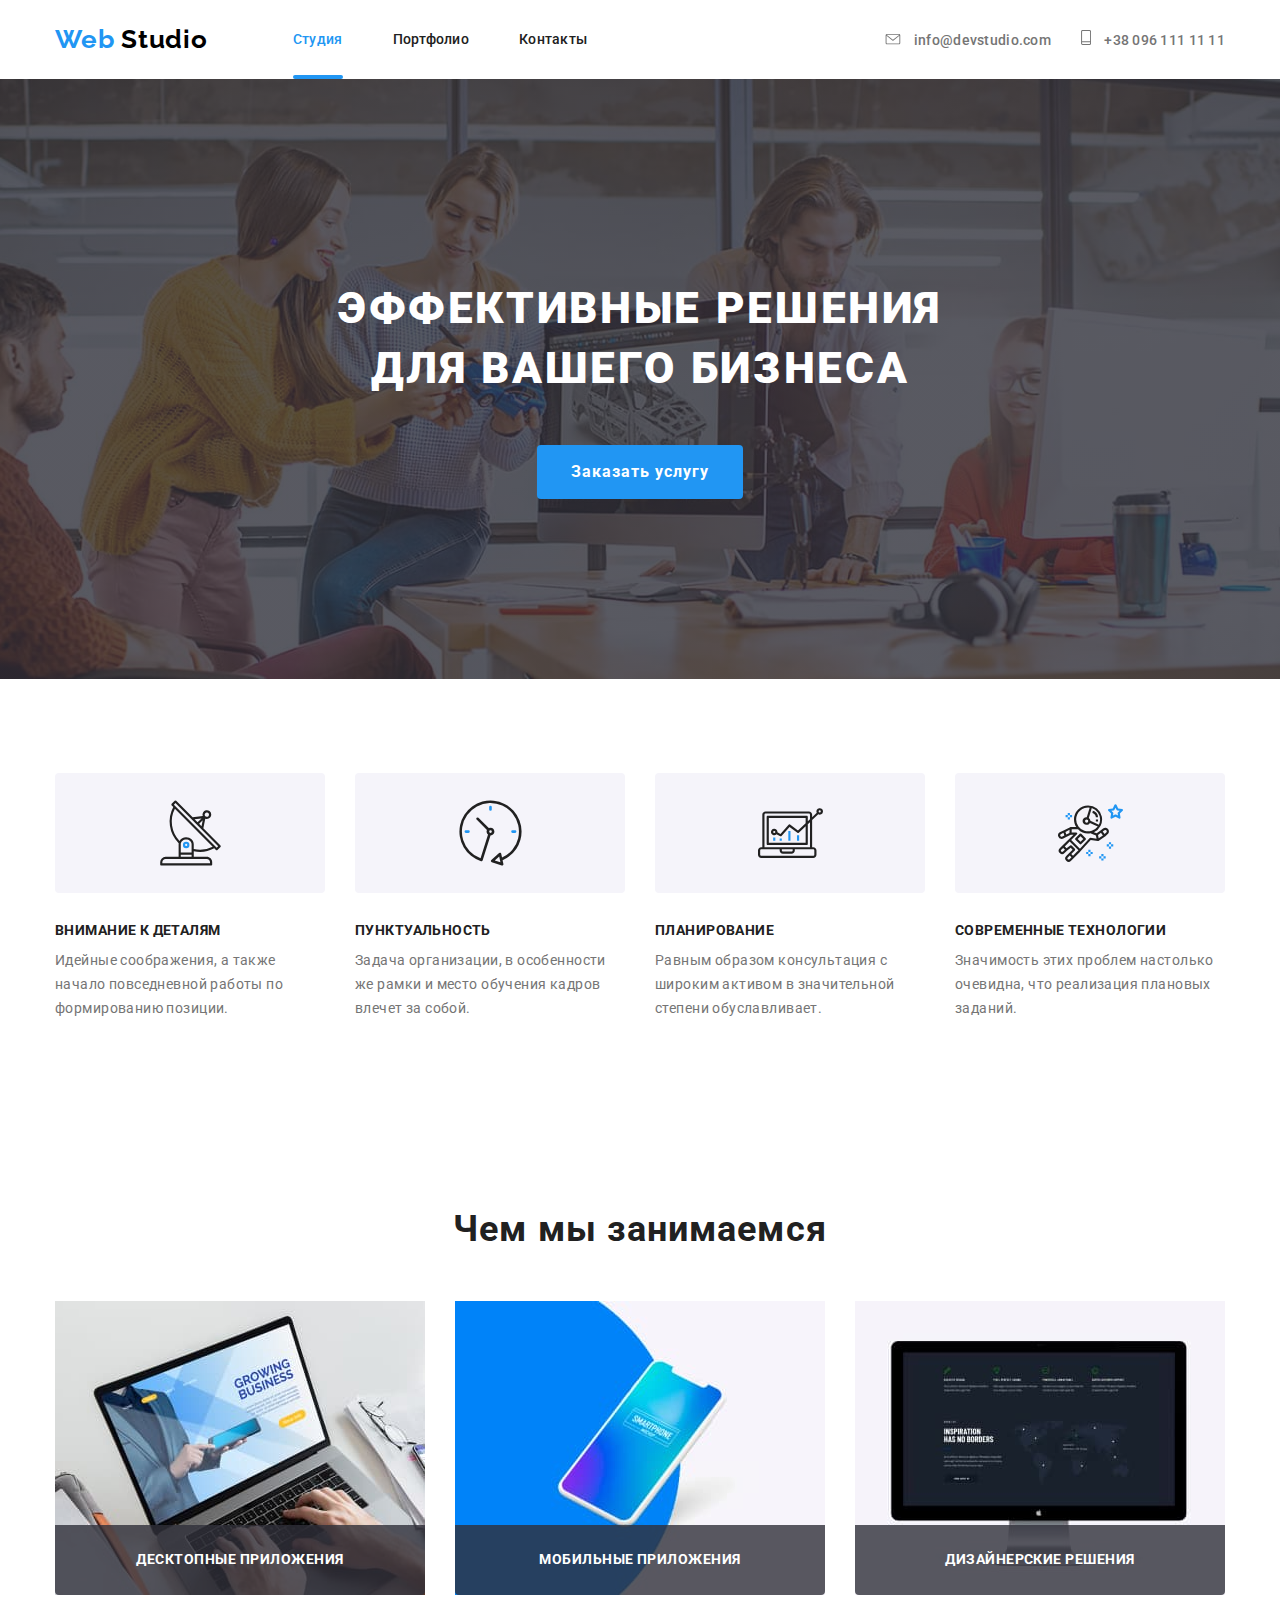
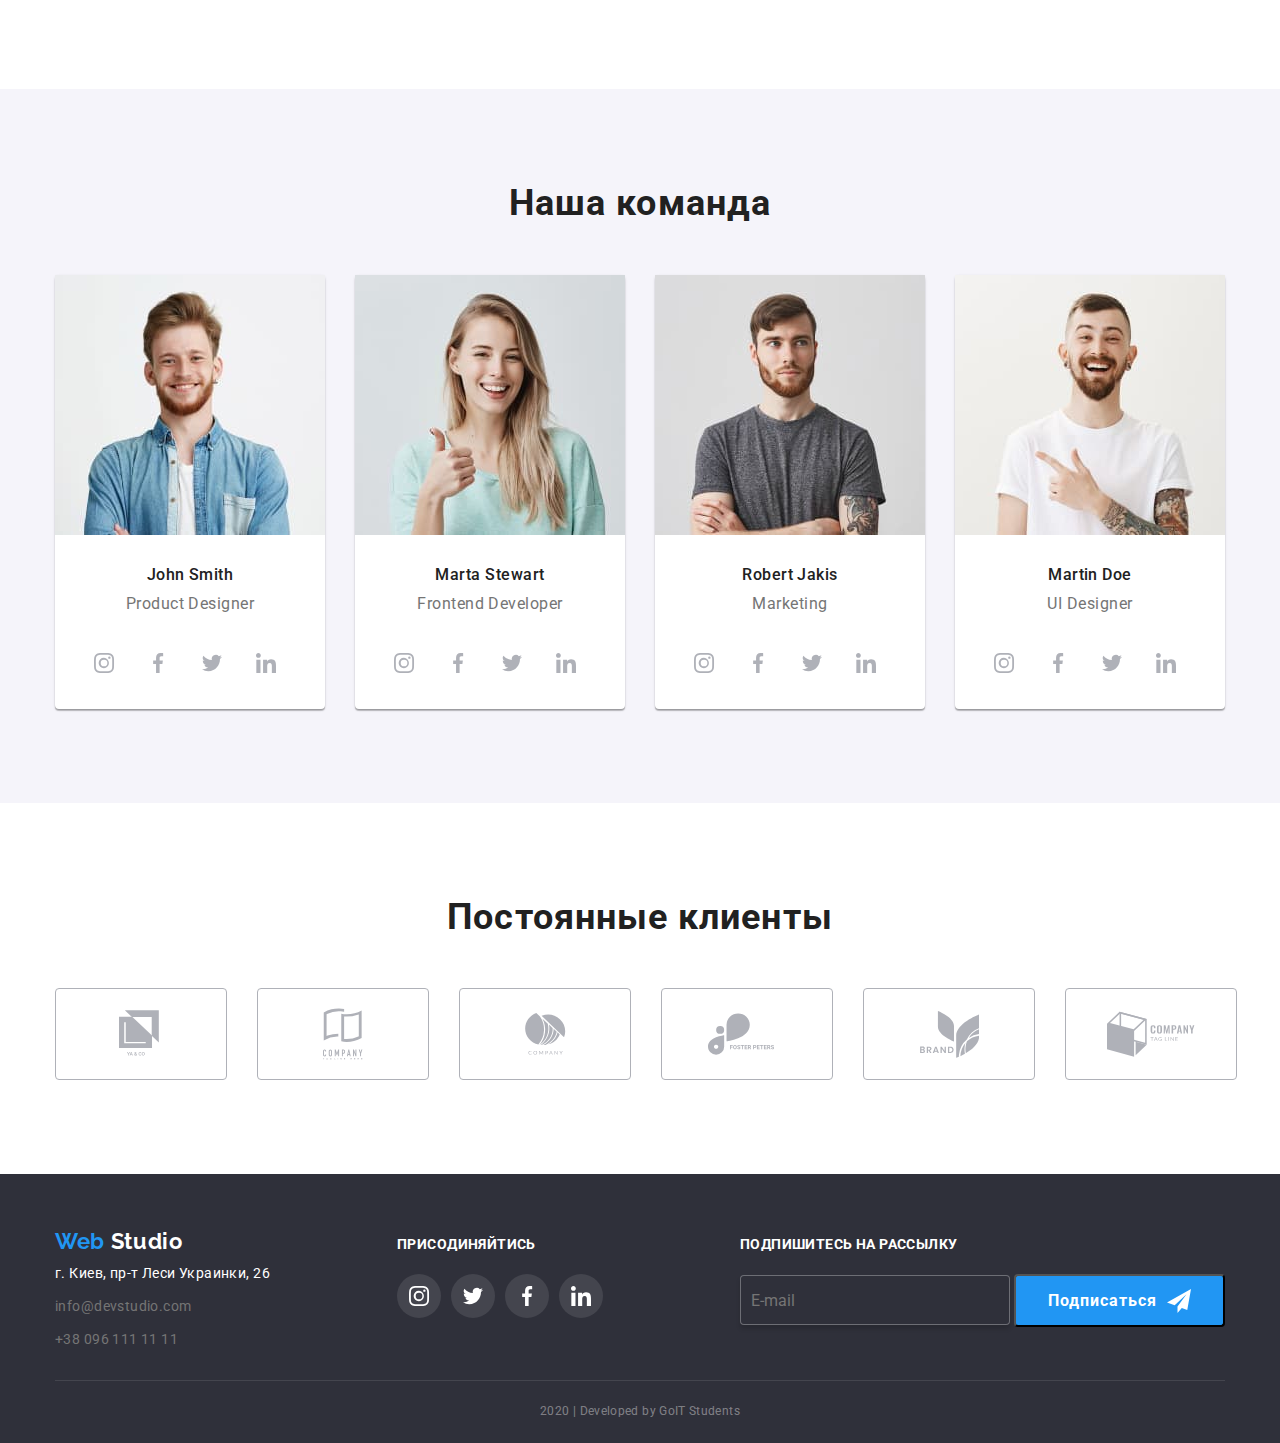
<file: index.html>
<!DOCTYPE html>
<html lang="ru">
  <head> 
    <meta charset="UTF-8" />
    <meta name="viewport" content="width=device-width, initial-scale=1.0" />
    
    <link
      href="https://fonts.googleapis.com/css2?family=Raleway:wght@700&family=Roboto:wght@400;500;700;900&display=swap"
      rel="stylesheet"
    />
    <link
      rel="stylesheet"
      href="./css/main.min.css" />
    
    <title>Web Studio</title>
  </head>
  <body>
    <!--Шапка сайта-->
    <header class="container page-header">
      <nav class="main-nav">
        <a href="./index.html" class="logo-head link"
          ><span class="logo-web">Web&nbsp</span
          ><span class="logo-studio">Studio</span></a
        >

        <ul class="site-nav list">
          <li class="item"><a href="" class="link current">Студия</a></li>
          <li class="item current">
            <a href="./Portfolio.html" class="link">Портфолио</a>
          </li>
          <li class="item"><a href="" class="link">Контакты</a></li>
        </ul>

        <ul class="cont-list">
          <li class="item">
            <a href="mailto" class="contacts-text">
              <svg class="mail-icon" width="16px" height="11px">
                <use href="./images/sprite1.svg#icon-konvert"></use>
              </svg>
              info@devstudio.com</a
            >
          </li>

          <li class="item">
            <a href="mailto" class="contacts-text">
              <svg class="tel-icon" width="10" height="15">
                <use href="./images/sprite1.svg#icon-telefon"></use>
              </svg>
              +38 096 111 11 11</a
            >
          </li>
        </ul>
      </nav>
    </header>
    <main>
      <!-- Герой-->

      <section class="section hero">
        <div class="overley">
          <h1 class="hero-title">
            эффективные решения <br />
            для вашего бизнеса
          </h1>
          <button class="button" data-modal-open>Заказать услугу</button>
        </div>
      </section>

      <!--Переваги-->
      <section class="section adventage">
        <div class="container">
          <ul class="feature-list list">
            <li class="iteam">
              <div class="backgraund-icon">
                <svg class="preference-icon">
                  <use href="./images/sprite1.svg#icon-antena"></use>
                </svg>
              </div>
              <!-- <img class="img" src="./images/antenas.svg" alt="" /> -->
              <h2 class="title">Внимание к деталям</h2>
              <p class="text">
                Идейные соображения, а также начало повседневной работы по
                формированию позиции.
              </p>
            </li>
            <li class="iteam">
              <div class="backgraund-icon">
                <svg class="preference-icon">
                  <use href="./images/sprite1.svg#icon-clock"></use>
                </svg>
              </div>
              <!-- <img class="img" src="./images/clock 1.svg" alt="" /> -->
              <h2 class="title">Пунктуальность</h2>
              <p class="text">
                Задача организации, в особенности же рамки и место обучения
                кадров влечет за собой.
              </p>
            </li>
            <li class="iteam">
              <div class="backgraund-icon">
                <svg class="preference-icon">
                  <use href="./images/sprite1.svg#icon-diagrama"></use>
                </svg>
              </div>
              <!-- <img class="img" src="./images/diagram 1.svg" alt="" /> -->
              <h2 class="title">Планирование</h2>
              <p class="text">
                Равным образом консультация с широким активом в значительной
                степени обуславливает.
              </p>
            </li>
            <li class="iteam">
              <div class="backgraund-icon">
                <svg class="preference-icon">
                  <use href="./images/sprite1.svg#icon-astronaut"></use>
                </svg>
              </div>
              <!-- <img class="img" src="./images/cosmo.svg" alt="" /> -->
              <h2 class="title">Современные технологии</h2>
              <p class="text">
                Значимость этих проблем настолько очевидна, что реализация
                плановых заданий.
              </p>
            </li>
          </ul>
        </div>
      </section>
      <!--Приклади робіт-->
      <section class="section doing">
        <div class="container doing">
          <h2 class="section-text">Чем мы занимаемся</h2>
          <ul class="list">
            <li class="item">
              <img src="./images/nout1.jpg" alt="" width="370" height="294" />
              <h3 class="doing-text">Десктопные приложения</h3>
            </li>
            <li class="item">
              <img src="./images/fone1.jpg" alt="" width="370" height="294" />
              <h3 class="doing-text">Мобильные приложения</h3>
            </li>
            <li class="item">
              <img src="./images/telek1.jpg" alt="" width="370" height="294" />
              <h3 class="doing-text">Дизайнерские решения</h3>
            </li>
          </ul>
        </div>
      </section>
      <!--Команда-->
      <section class="section team">
        <div class="container">
          <h2 class="section-text">Наша команда</h2>
          <ul class="list">
            <!-- Jon Smit -->
            <li class="item">
              <img
                class="foto"
                src="./images/jon.jpg"
                alt="John Smith"
                width="270"
                height="260"
              />
              <h3 class="team-title">John Smith</h3>
              <p class="team-position">Product Designer</p>

              <ul class="list icon">
                <li class="box social">
                  <a
                    href="http://instagram.com"
                    aria-label="ссылка инстаграм"
                    class="link"
                  >
                    <svg class="social-icon" width="44" height="44">
                      <use href="./images/sprite1.svg#icon-instagram"></use>
                    </svg>
                  </a>
                </li>
                <li class="box social">
                  <a
                    href="http://facebook.com"
                    aria-label="ссылка фейсбук"
                    class="link"
                  >
                    <svg class="social-icon" width="44" height="44">
                      <use href="./images/sprite1.svg#icon-facebook"></use>
                    </svg>
                  </a>
                </li>

                <li class="box social">
                  <a
                    href="http://twitter.com"
                    aria-label="ссылка твітер"
                    class="link"
                  >
                    <svg class="social-icon" width="44" height="44">
                      <use href="./images/sprite1.svg#icon-twiter"></use>
                    </svg>
                  </a>
                </li>
                <li class="box social">
                  <a
                    href="http://linkedin.com"
                    aria-label="ссылка фейсбук"
                    class="link"
                  >
                    <svg class="social-icon" width="44" height="44">
                      <use href="./images/sprite1.svg#icon-linkedin"></use>
                    </svg>
                  </a>
                </li>
              </ul>
            </li>
            <!-- Marta Stewart -->

            <li class="item">
              <img
                class="foto"
                src="./images/marta.jpg"
                alt="Marta Stewart"
                width="270"
                height="260"
              />
              <h3 class="team-title">Marta Stewart</h3>
              <p class="team-position">Frontend Developer</p>
              <ul class="list icon">
                <li class="box social">
                  <a
                    href="http://instagram.com"
                    aria-label="ссылка инстаграм"
                    class="link"
                  >
                    <svg class="social-icon" width="44" height="44">
                      <use href="./images/sprite1.svg#icon-instagram"></use>
                    </svg>
                  </a>
                </li>
                <li class="box social">
                  <a
                    href="http://facebook.com"
                    aria-label="ссылка фейсбук"
                    class="link"
                  >
                    <svg class="social-icon" width="44" height="44">
                      <use href="./images/sprite1.svg#icon-facebook"></use>
                    </svg>
                  </a>
                </li>

                <li class="box social">
                  <a
                    href="http://twitter.com"
                    aria-label="ссылка твітер"
                    class="link"
                  >
                    <svg class="social-icon" width="44" height="44">
                      <use href="./images/sprite1.svg#icon-twiter"></use>
                    </svg>
                  </a>
                </li>
                <li class="box social">
                  <a
                    href="http://linkedin.com"
                    aria-label="ссылка фейсбук"
                    class="link"
                  >
                    <svg class="social-icon" width="44" height="44">
                      <use href="./images/sprite1.svg#icon-linkedin"></use>
                    </svg>
                  </a>
                </li>
              </ul>
            </li>
            <!-- Robert Jakis -->

            <li class="item">
              <img
                class="foto"
                src="./images/robert.jpg"
                alt="Robert Jakis"
                width="270"
                height="260"
              />
              <h3 class="team-title">Robert Jakis</h3>
              <p class="team-position">Marketing</p>

              <ul class="list icon">
                <li class="box social">
                  <a
                    href="http://instagram.com"
                    aria-label="ссылка инстаграм"
                    class="link"
                  >
                    <svg class="social-icon" width="44" height="44">
                      <use href="./images/sprite1.svg#icon-instagram"></use>
                    </svg>
                  </a>
                </li>
                <li class="box social">
                  <a
                    href="http://facebook.com"
                    aria-label="ссылка фейсбук"
                    class="link"
                  >
                    <svg class="social-icon" width="44" height="44">
                      <use href="./images/sprite1.svg#icon-facebook"></use>
                    </svg>
                  </a>
                </li>

                <li class="box social">
                  <a
                    href="http://twitter.com"
                    aria-label="ссылка твітер"
                    class="link"
                  >
                    <svg class="social-icon" width="44" height="44">
                      <use href="./images/sprite1.svg#icon-twiter"></use>
                    </svg>
                  </a>
                </li>
                <li class="box social">
                  <a
                    href="http://linkedin.com"
                    aria-label="ссылка фейсбук"
                    class="link"
                  >
                    <svg class="social-icon" width="44" height="44">
                      <use href="./images/sprite1.svg#icon-linkedin"></use>
                    </svg>
                  </a>
                </li>
              </ul>
            </li>
            <!-- Martin Doe -->

            <li class="item">
              <img
                class="foto"
                src="./images/martin.jpg"
                alt="Martin Doe"
                width="270"
                height="260"
              />
              <h3 class="team-title">Martin Doe</h3>
              <p class="team-position">UI Designer</p>

              <ul class="list icon">
                <li class="box social">
                  <a
                    href="http://instagram.com"
                    aria-label="ссылка инстаграм"
                    class="link"
                  >
                    <svg class="social-icon" width="44" height="44">
                      <use href="./images/sprite1.svg#icon-instagram"></use>
                    </svg>
                  </a>
                </li>
                <li class="box social">
                  <a
                    href="http://facebook.com"
                    aria-label="ссылка фейсбук"
                    class="link"
                  >
                    <svg class="social-icon" width="44" height="44">
                      <use href="./images/sprite1.svg#icon-facebook"></use>
                    </svg>
                  </a>
                </li>

                <li class="box social">
                  <a
                    href="http://twitter.com"
                    aria-label="ссылка твітер"
                    class="link"
                  >
                    <svg class="social-icon" width="44" height="44">
                      <use href="./images/sprite1.svg#icon-twiter"></use>
                    </svg>
                  </a>
                </li>
                <li class="box social">
                  <a
                    href="http://linkedin.com"
                    aria-label="ссылка фейсбук"
                    class="link"
                  >
                    <svg class="social-icon" width="44" height="44">
                      <use href="./images/sprite1.svg#icon-linkedin"></use>
                    </svg>
                  </a>
                </li>
              </ul>
            </li>
          </ul>
        </div>
      </section>
      <!--Постійні клієнти-->
      <section class="section customer">
        <div class="container">
          <h2 class="section-text">Постоянные клиенты</h2>
          <ul class="list">
            <li class="item">
              <a href="" class="link">
                <svg class="customer-icon" width="44" height="49">
                  <use href="./images/sprite1.svg#icon-logo1"></use>
                </svg>
              </a>
            </li>
            <li class="item">
              <a href="" class="link">
                <svg class="customer-icon" width="40" height="52">
                  <use href="./images/sprite1.svg#icon-logo2"></use>
                </svg>
              </a>
            </li>
            <li class="item">
              <a href="" class="link">
                <svg class="customer-icon" width="41" height="42">
                  <use href="./images/sprite1.svg#icon-logo3"></use>
                </svg>
              </a>
            </li>
            <li class="item">
              <a href="" class="link">
                <svg class="customer-icon" width="79" height="65">
                  <use href="./images/sprite1.svg#icon-logo4"></use>
                </svg>
              </a>
            </li>
            <li class="item">
              <a href="" class="link">
                <svg class="customer-icon" width="59" height="47">
                  <use href="./images/sprite1.svg#icon-logo5"></use>
                </svg>
              </a>
            </li>
            <li class="item">
              <a href="" class="link">
                <svg class="customer-icon" width="88" height="67">
                  <use href="./images/sprite1.svg#icon-logo6"></use>
                </svg>
              </a>
            </li>
          </ul>
        </div>
      </section>
      <!-- модульне вікно-Заказать услугу -->
      <div class="backdrop is-hidden" data-modal>
        <div class="modal">
          <button class="btn" data-modal-close>
            <svg class="icon-btn-close" width="11" height="11">
              <use href="./images/sprite1.svg#icon-krestik"></use>
            </svg>
          </button>
          <form class="form js-speaker-form" autocomplete="off">
            <p class="form-about">Оставьте свои данные, мы вам перезвоним</p>

            <label class="form-field">
              <input
                class="form-input"
                type="text"
                name="name"
                placeholder=" "
              />
              <span class="form-text">Имя</span>
              <svg class="icon-form" width="18" height="18">
                <use href="./images/sprite1.svg#icon-chel"></use>
              </svg>
            </label>

            <label class="form-field">
              <input class="form-input" type="tel" name="tel" placeholder=" " />
              <span class="form-text tel">Телефон</span>
              <svg class="icon-form" width="18" height="18">
                <use href="./images/sprite1.svg#icon-trubka"></use>
              </svg>
            </label>

            <label class="form-field">
              <input
                class="form-input"
                type="email"
                name="mail"
                placeholder=" "
              />
              <span class="form-text mail">Почта</span>
              <svg class="icon-form" width="18" height="18">
                <use href="./images/sprite1.svg#icon-lust"></use>
              </svg>
            </label>

            <label class="form-field comments">
              <textarea
                class="form-input comments"
                name="comments"
                rows="10"
                placeholder=" "
              ></textarea>
              <span class="form-text comments">Комментарий</span>
            </label>

            <label class="consent">
              <input
                class="check-input"
                type="checkbox"
                name="consent"
                value="consent"
              />
              <span class="checkbox"></span>
              <span class="text consent"
                >Соглашаюсь с рассылкой и принимаю &nbsp;
                <a class="text-link" href="">Условия договора</a>
              </span>
            </label>

            <button class="button submit" type="submit">Отправить</button>
          </form>
        </div>
      </div>
    </main>
    <!-- Футер -->
    <footer class="page-footer">
      <!-- Лого -->
      <div class="container info">
        <div class="foot-child">
          <a href="./index.html" class="logo-foot link"
            ><span class="logo-web">Web&nbsp</span
            ><span class="logo-foot">Studio</span></a
          >
          <!-- Контактная информация -->
          <address class="address company">
            г. Киев, пр-т Леси Украинки, 26
          </address>
          <address class="address">
            <a href="mailto" class="link mail">info@devstudio.com</a> <br />
            <a href="tel:380961111111" class="link tel">+38 096 111 11 11</a>
          </address>
        </div>
        <div class="foot-link">
          <b class="text-foot">присодиняйтись</b>
          <!-- соц силки -->
          <div class="social">
            <ul class="list">
              <li class="item">
                <a
                  href="http://instagram.com/"
                  aria-label="Ссылка на instagram"
                  class="link"
                >
                  <svg class="social-icons">
                    <use href="./images/sprite1.svg#icon-instagram"></use>
                  </svg>
                </a>
              </li>
              <li class="item">
                <a
                  href="http://twitter.com/"
                  aria-label="Ссылка на twitter"
                  class="link twit"
                >
                  <svg class="social-icons">
                    <use href="./images/sprite1.svg#icon-twiter"></use>
                  </svg>
                </a>
              </li>

              <li class="item">
                <a
                  href="http://facebook.com/"
                  aria-label="Ссылка на facebook"
                  class="link face"
                >
                  <svg class="social-icons">
                    <use href="./images/sprite1.svg#icon-facebook"></use>
                  </svg>
                </a>
              </li>

              <li class="item">
                <a
                  href="http://linkedin.com/"
                  aria-label="Ссылка на linkedin"
                  class="link face"
                >
                  <svg class="social-icons">
                    <use href="./images/sprite1.svg#icon-linkedin"></use>
                  </svg>
                </a>
              </li>
            </ul>
          </div>
        </div>
        <div class="foot-folow">
          <form>
            <b>Подпишитесь на рассылку</b><br />
            <input
              class="input"
              class="foot-follow"
              type="text"
              placeholder="  E-mail"
            />
            <button class="button primary">Подписаться</button>
          </form>
        </div>
      </div>

      <!-- Копирайт -->
      <div class="container">
        <p class="copyrigyt">2020 | Developed by GoIT Students</p>
      </div>
    </footer>
    <script src="./js/modal.js"></script>
    </script>
  </body>
</html>
</file>
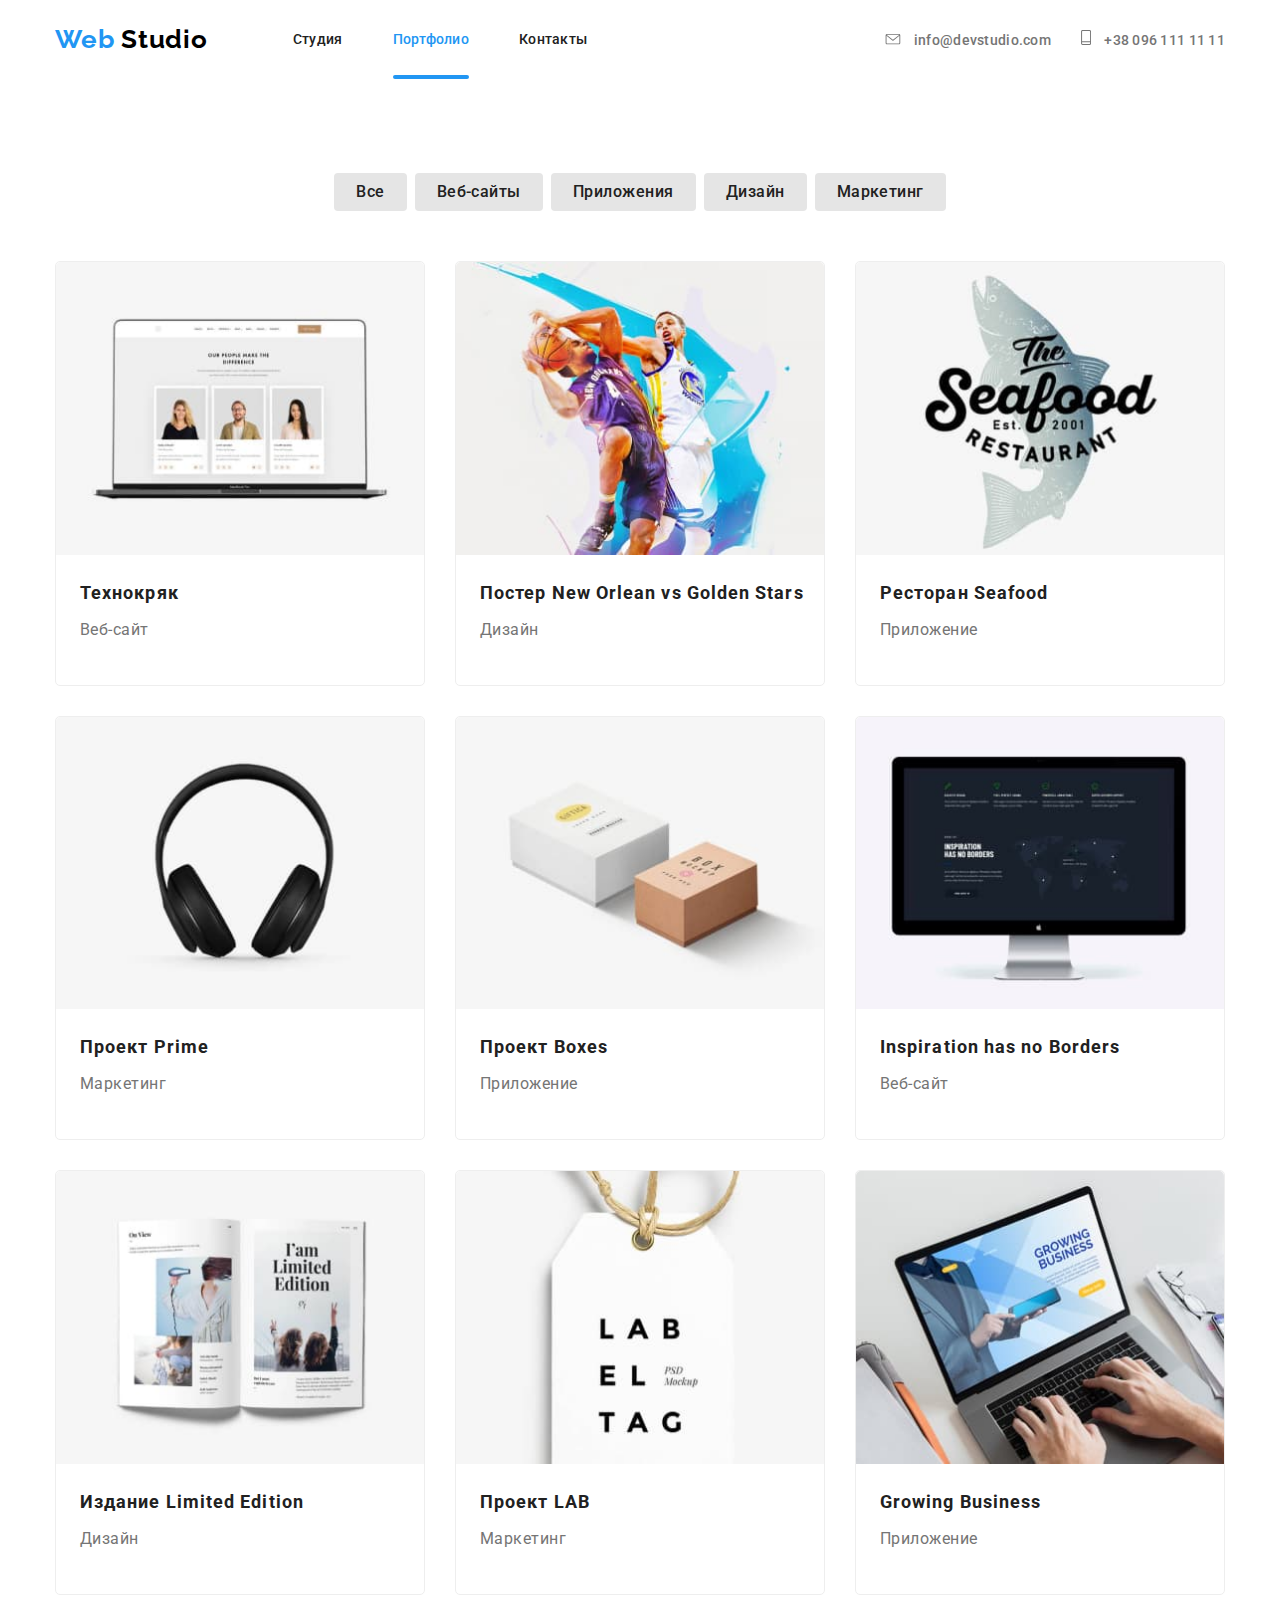
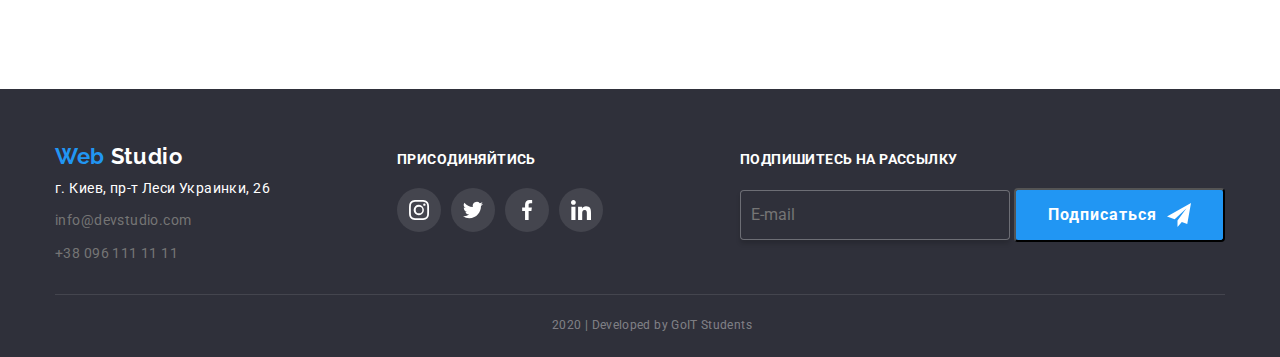
<file: Portfolio.html>
<!DOCTYPE html>
<html lang="en">
  <head>
    <meta charset="UTF-8" />
    <meta name="viewport" content="width=device-width, initial-scale=1.0" />
    <link
      href="https://fonts.googleapis.com/css2?family=Raleway:wght@700&family=Roboto:wght@400;500;700;900&display=swap"
      rel="stylesheet"
    />
    <link
      rel="stylesheet"
      href="https://cdnjs.cloudflare.com/ajax/libs/modern-normalize/0.6.0/modern-normalize.min.css"
    />
    <link rel="stylesheet" href="./css/portfolio.min.css" />
    <title>Портфоліо</title>
  </head>

  <body>
    <!--Шапка сайта-->
    <header class="container page-header">
      <nav class="main-nav">
        <a href="./index.html" class="logo-head link"
          ><span class="logo-web">Web&nbsp</span
          ><span class="logo-studio">Studio</span></a
        >

        <ul class="site-nav list">
          <li class="item"><a href="./index.html" class="link">Студия</a></li>
          <li class="item">
            <a href="./Portfolio.html" class="link current">Портфолио</a>
          </li>
          <li class="item"><a href="" class="link">Контакты</a></li>
        </ul>

        <!-- контейнер пошта і телефон -->

        <ul class="cont-list">
          <li class="item">
            <a href="mailto" class="contacts-text">
              <svg class="mail-icon" width="16" height="11">
                <use href="./images/sprite1.svg#icon-konvert"></use>
              </svg>
              info@devstudio.com</a
            >
          </li>

          <li class="item">
            <a href="mailto" class="contacts-text">
              <svg class="tel-icon" width="10" height="15">
                <use href="./images/sprite1.svg#icon-telefon"></use>
              </svg>
              +38 096 111 11 11</a
            >
          </li>
        </ul>
      </nav>
    </header>
    <main>
      <section class="projects">
        <div class="container">
          <!-- наші проекти -->

          <h1 class="visually-hidden">Наші проекти</h1>
          <ul class="list container-btn">
            <li><button type="button" class="button">Все</button></li>
            <li><button type="button" class="button">Веб-сайты</button></li>
            <li><button type="button" class="button">Приложения</button></li>
            <li><button type="button" class="button">Дизайн</button></li>
            <li><button type="button" class="button">Маркетинг</button></li>
          </ul>
          <ul class="list cards">
            <li class="projects-item">
              <a class="link" href="">
                <div class="box">
                  <img
                    src="./images/portfolio/leptop.jpg"
                    alt="фото технокряк"
                    width="370"
                    height="294"
                  />
                  <p class="in-hide">
                    Технокряк это современная площадка распространения
                    коронавируса. Компании используют эту платформу для
                    цифрового шпионажа и атак на защищённые сервера конкурентов.
                  </p>
                </div>
                <h2>Технокряк</h2>
                <p class="text">Веб-сайт</p>
              </a>
            </li>
            <li class="projects-item">
              <a class="link" href="">
                <div class="box">
                  <img
                    src="./images/portfolio/basket.jpg"
                    alt="фото постер nev orlean"
                    width="370"
                    height="294"
                  />
                  <p class="in-hide">
                    Технокряк это современная площадка распространения
                    коронавируса. Компании используют эту платформу для
                    цифрового шпионажа и атак на защищённые сервера конкурентов.
                  </p>
                </div>

                <h2>Постер New Orlean vs Golden Stars</h2>
                <p class="text">Дизайн</p>
              </a>
            </li>
            <li class="projects-item">
              <a class="link" href="">
                <div class="box">
                  <img
                    src="./images/portfolio/seeafood.jpg"
                    alt="фото ресторан"
                    width="370"
                    height="294"
                  />
                  <p class="in-hide">
                    Технокряк это современная площадка распространения
                    коронавируса. Компании используют эту платформу для
                    цифрового шпионажа и атак на защищённые сервера конкурентов.
                  </p>
                </div>
                <h2>Ресторан Seafood</h2>
                <p class="text">Приложение</p>
              </a>
            </li>
            <li class="projects-item">
              <a class="link" href="">
                <div class="box">
                  <img
                    src="./images/portfolio/headphone.jpg"
                    alt="фото прайм"
                    width="370"
                    height="294"
                  />
                  <p class="in-hide">
                    Технокряк это современная площадка распространения
                    коронавируса. Компании используют эту платформу для
                    цифрового шпионажа и атак на защищённые сервера конкурентов.
                  </p>
                </div>
                <h2>Проект Prime</h2>
                <p class="text">Маркетинг</p>
              </a>
            </li>
            <li class="projects-item">
              <a class="link" href="">
                <div class="box">
                  <img
                    src="./images/portfolio/box.jpg"
                    alt="фото боксес"
                    width="370"
                    height="294"
                  />
                  <p class="in-hide">
                    Технокряк это современная площадка распространения
                    коронавируса. Компании используют эту платформу для
                    цифрового шпионажа и атак на защищённые сервера конкурентов.
                  </p>
                </div>

                <h2>Проект Boxes</h2>
                <p class="text">Приложение</p>
              </a>
            </li>
            <li class="projects-item">
              <a class="link" href="">
                <div class="box">
                  <img
                    src="./images/portfolio/tvset.jpg"
                    alt="фото бордерс"
                    width="370"
                    height="294"
                  />
                  <p class="in-hide">
                    Технокряк это современная площадка распространения
                    коронавируса. Компании используют эту платформу для
                    цифрового шпионажа и атак на защищённые сервера конкурентов.
                  </p>
                </div>

                <h2>Inspiration has no Borders</h2>
                <p class="text">Веб-сайт</p>
              </a>
            </li>
            <li class="projects-item">
              <a class="link" href="">
                <div class="box">
                  <img
                    src="./images/portfolio/book.jpg"
                    alt="фото книга"
                    width="370"
                    height="294"
                  />
                  <p class="in-hide">
                    Технокряк это современная площадка распространения
                    коронавируса. Компании используют эту платформу для
                    цифрового шпионажа и атак на защищённые сервера конкурентов.
                  </p>
                </div>

                <h2>Издание Limited Edition</h2>
                <p class="text">Дизайн</p>
              </a>
            </li>
            <li class="projects-item">
              <a class="link" href="">
                <div class="box">
                  <img
                    src="./images/portfolio/birka.jpg"
                    alt="фото лаб"
                    width="370"
                    height="294"
                  />
                  <p class="in-hide">
                    Технокряк это современная площадка распространения
                    коронавируса. Компании используют эту платформу для
                    цифрового шпионажа и атак на защищённые сервера конкурентов.
                  </p>
                </div>

                <h2>Проект LAB</h2>
                <p class="text">Маркетинг</p>
              </a>
            </li>
            <li class="projects-item">
              <a class="link" href="">
                <div class="box">
                  <img
                    src="./images/portfolio/notebook.jpg"
                    alt="фото бизнес"
                    width="370"
                    height="294"
                  />
                  <p class="in-hide">
                    Технокряк это современная площадка распространения
                    коронавируса. Компании используют эту платформу для
                    цифрового шпионажа и атак на защищённые сервера конкурентов.
                  </p>
                </div>
                <h2>Growing Business</h2>
                <p class="text">Приложение</p>
              </a>
            </li>
          </ul>
        </div>
      </section>
    </main>
    <!-- Футер -->
    <footer class="page-footer">
      <!-- Лого -->
      <div class="container info">
        <div class="foot-child">
          <a href="./index.html" class="logo-foot link"
            ><span class="logo-web">Web&nbsp</span
            ><span class="logo-foot">Studio</span></a
          >
          <!-- Контактная информация -->
          <address class="address company">
            г. Киев, пр-т Леси Украинки, 26
          </address>
          <address class="address">
            <a href="mailto" class="link mail">info@devstudio.com</a> <br />
            <a href="tel:380961111111" class="link tel">+38 096 111 11 11</a>
          </address>
        </div>
        <div class="foot-link">
          <b class="text-foot">присодиняйтись</b>
          <!-- соц силки -->
          <div class="social">
            <ul class="list">
              <li class="item">
                <a
                  href="http://instagram.com/"
                  aria-label="Ссылка на instagram"
                  class="link"
                >
                  <svg class="social-icons" wdth="44" height="44">
                    <use href="./images/sprite1.svg#icon-instagram"></use>
                  </svg>
                </a>
              </li>
              <li class="item">
                <a
                  href="http://twitter.com/"
                  aria-label="Ссылка на twitter"
                  class="link twit"
                >
                  <svg class="social-icons" wdth="44" height="44">
                    <use href="./images/sprite1.svg#icon-twiter"></use>
                  </svg>
                </a>
              </li>

              <li class="item">
                <a
                  href="http://facebook.com/"
                  aria-label="Ссылка на facebook"
                  class="link face"
                >
                  <svg class="social-icons" wdth="44" height="44">
                    <use href="./images/sprite1.svg#icon-facebook"></use>
                  </svg>
                </a>
              </li>

              <li class="item">
                <a
                  href="http://linkedin.com/"
                  aria-label="Ссылка на linkedin"
                  class="link face"
                >
                  <svg class="social-icons" wdth="44" height="44">
                    <use href="./images/sprite1.svg#icon-linkedin"></use>
                  </svg>
                </a>
              </li>
            </ul>
          </div>
        </div>
        <div class="foot-folow">
          <form>
            <b>Подпишитесь на рассылку</b><br />
            <input
              class="input"
              class="foot-follow"
              type="text"
              placeholder="  E-mail"
            />
            <button class="button primary">Подписаться</button>
          </form>
        </div>
      </div>

      <!-- Копирайт -->
      <div class="container">
        <p class="copyrigyt">2020 | Developed by GoIT Students</p>
      </div>
    </footer>
  </body>
</html>
</file>
<file: css/main.min.css>
/*! modern-normalize v0.6.0 | MIT License | https://github.com/sindresorhus/modern-normalize */*,*::before,*::after{-webkit-box-sizing:border-box;box-sizing:border-box}:root{-moz-tab-size:4;-o-tab-size:4;tab-size:4}html{line-height:1.15;-webkit-text-size-adjust:100%}body{margin:0}body{font-family:system-ui,-apple-system,"Segoe UI",Roboto,Helvetica,Arial,sans-serif,"Apple Color Emoji","Segoe UI Emoji"}hr{height:0}abbr[title]{-webkit-text-decoration:underline dotted;text-decoration:underline dotted}b,strong{font-weight:bolder}code,kbd,samp,pre{font-family:SFMono-Regular, Consolas, "Liberation Mono", Menlo, monospace;font-size:1em}small{font-size:80%}sub,sup{font-size:75%;line-height:0;position:relative;vertical-align:baseline}sub{bottom:-0.25em}sup{top:-0.5em}button,input,optgroup,select,textarea{font-family:inherit;font-size:100%;line-height:1.15;margin:0}button,select{text-transform:none}button,[type="button"],[type="reset"],[type="submit"]{-webkit-appearance:button}button::-moz-focus-inner,[type="button"]::-moz-focus-inner,[type="reset"]::-moz-focus-inner,[type="submit"]::-moz-focus-inner{border-style:none;padding:0}button:-moz-focusring,[type="button"]:-moz-focusring,[type="reset"]:-moz-focusring,[type="submit"]:-moz-focusring{outline:1px dotted ButtonText}fieldset{padding:0.35em 0.75em 0.625em}legend{padding:0}progress{vertical-align:baseline}[type="number"]::-webkit-inner-spin-button,[type="number"]::-webkit-outer-spin-button{height:auto}[type="search"]{-webkit-appearance:textfield;outline-offset:-2px}[type="search"]::-webkit-search-decoration{-webkit-appearance:none}::-webkit-file-upload-button{-webkit-appearance:button;font:inherit}summary{display:list-item}.list{list-style:none;margin:0;padding:0}.link{color:#2196f3;fill:#2196f3}li{list-style-type:none}.link{text-decoration:none}.container{margin-left:auto;margin-right:auto;width:1200px;padding-left:15px;padding-right:15px}body{font-family:"Roboto", sans-serif;color:#757575;background-color:#fff;letter-spacing:0.03em;margin:0}.section{padding-top:94px;padding-bottom:94px}.list.icon{display:-webkit-box;display:-ms-flexbox;display:flex;-webkit-box-pack:center;-ms-flex-pack:center;justify-content:center;padding-bottom:24px}.section.advantage{border:1px solid #ececec}.main-nav{display:-webkit-box;display:-ms-flexbox;display:flex;-webkit-box-align:center;-ms-flex-align:center;align-items:center}.site-nav .link{position:relative;display:block;text-decoration:none;padding-top:32px;padding-bottom:32px;font-weight:500;font-size:14px;line-height:1.1;letter-spacing:0.02em;color:#212121;-webkit-transition:color 250ms cubic-bezier(0.4, 0, 0.2, 1);transition:color 250ms cubic-bezier(0.4, 0, 0.2, 1)}.site-nav .link:hover,.site-nav .link:focus{color:#2196f3;background-color:#fff}.site-nav{display:-webkit-box;display:-ms-flexbox;display:flex;margin-left:85px}.contacts-text{color:#757575;font-weight:500;font-size:14px;line-height:1.1;letter-spacing:0.02em;text-decoration:none;-webkit-transition:color 250ms cubic-bezier(0.4, 0, 0.2, 1);transition:color 250ms cubic-bezier(0.4, 0, 0.2, 1)}.contacts-text:hover,.contacts-text:focus{color:#2196f3;fill:#2196f3}.cont-list .mail-icon{margin-right:10px;fill:currentColor;cursor:pointer}.site-nav .link::after{content:"";position:absolute;left:0;bottom:0;display:block;width:100%;height:4px;background-color:#2196f3;border-radius:2px;opacity:0;-webkit-transition:opacity 250ms cubic-bezier(0.4, 0, 0.2, 1);transition:opacity 250ms cubic-bezier(0.4, 0, 0.2, 1)}.logo-studio{color:#000000;margin-right:0px}.logo-web{color:#2196f3}.logo-head{color:var(--title-text-color);font-family:"Raleway", sans-serif;font-weight:700;font-size:26px;line-height:1.19;text-decoration:none;letter-spacing:0.03em}.site-nav .item+.item{margin-left:50px}.site-nav .link.current{color:#2196f3}.cont-list{display:-webkit-box;display:-ms-flexbox;display:flex;padding-left:0px;margin-left:auto;-webkit-box-align:center;-ms-flex-align:center;align-items:center}.cont-list>.item{margin-left:30px}.cont-list .mail-icon{margin-right:10px;fill:currentColor;cursor:pointer}.cont-list .tel-icon{margin-right:10px;fill:currentColor;cursor:pointer}.site-nav .link.current::after{opacity:1}html{-webkit-box-sizing:border-box;box-sizing:border-box}*,*::before,*::after{-webkit-box-sizing:inherit;box-sizing:inherit}body{font-family:"Roboto", sans-serif;color:#757575;background-color:var(--background-color);letter-spacing:0.03em;margin:0}.section.hero{padding-top:0;padding-bottom:0}.hero{text-align:center}.hero .overley{height:600px;max-width:1600px;margin-left:auto;margin-right:auto;background-color:#757575;background-image:-webkit-gradient(linear, left top, right top, from(rgba(47,48,58,0.8)), to(rgba(47,48,58,0.8))),url(../images/hero3.jpg);background-image:linear-gradient(to right, rgba(47,48,58,0.8), rgba(47,48,58,0.8)),url(../images/hero3.jpg);background-repeat:no-repeat;background-position:center;background-size:cover}.hero .button{min-width:200px;padding:10px 32px;text-align:center;text-decoration:none;font-weight:700;color:#fff;background-color:#2196f3;border-radius:4px;border-color:transparent;cursor:pointer;text-decoration:none;font-size:16px;line-height:1.88;letter-spacing:0.06em}.hero-title{margin-top:0;margin-bottom:46px;color:#fff;padding-top:200px;text-transform:uppercase;text-align:center;font-weight:900;font-size:44px;line-height:1.36;letter-spacing:0.06em}.container{margin-left:auto;margin-right:auto;width:1200px;padding-left:15px;padding-right:15px}.adventage{display:-webkit-box;display:-ms-flexbox;display:flex}.adventage .iteam{margin-right:30px;width:calc((100% - 90px) / 4)}.feature-list,.text{margin-top:0;margin-bottom:0;font-weight:400;font-size:14px;line-height:1.71;letter-spacing:0.03em}.backgraund-icon{display:-webkit-box;display:-ms-flexbox;display:flex;-webkit-box-pack:center;-ms-flex-pack:center;justify-content:center;-webkit-box-align:center;-ms-flex-align:center;align-items:center;width:270px;height:120px;background-color:#f5f4fa;margin-bottom:30px;border-radius:4px}.preference-icon{width:65px;height:70px;-webkit-box-align:center;-ms-flex-align:center;align-items:center}.feature-list .title{margin-top:0;margin-bottom:10px;padding:0;color:#212121;font-weight:700;font-size:14px;line-height:1.14;letter-spacing:0.03em;text-transform:uppercase}.section-text{margin-top:0;margin-bottom:50px;font-weight:700;color:#212121;text-align:center;font-size:36px;line-height:1.16;letter-spacing:0.03em}.doing .list{display:-webkit-box;display:-ms-flexbox;display:flex}.doing .list .item{position:relative;margin-right:30px;width:calc((100% - 60px) / 3);text-align:center}.doing img{display:block}.doing-text{position:absolute;width:100%;height:70px;bottom:0;margin:0;padding:27px;background:rgba(47,48,58,0.8);border-radius:0px 0px 4px 4px;font-weight:700;font-size:14px;line-height:1.14;color:#fff;text-align:center;text-transform:uppercase}.doing .item:nth-child(3){margin-bottom:0}.doing .item:nth-child(3) .item:nth-child(3){margin-right:0}.team{background-color:#f5f4fa}.team-title{margin-top:0;margin-bottom:10px;color:#212121;font-weight:500;font-size:16px;line-height:1.19;letter-spacing:0.03em;text-align:center}.team-position{margin:0;margin-bottom:28px;font-weight:400;font-size:16px;line-height:1.19;letter-spacing:0.03em;text-align:center}.team .list{display:-webkit-box;display:-ms-flexbox;display:flex}.team .list .item{margin-right:30px;background-color:#fff;border-radius:4px;-webkit-box-shadow:0px 2px 1px rgba(0,0,0,0.2),0px 1px 1px rgba(0,0,0,0.14),0px 1px 3px rgba(0,0,0,0.12);box-shadow:0px 2px 1px rgba(0,0,0,0.2),0px 1px 1px rgba(0,0,0,0.14),0px 1px 3px rgba(0,0,0,0.12)}.team .list .item:nth-child(4){margin-right:0}.team .list .foto{display:block;margin-bottom:30px}.list .icon li{margin-right:10px}.list .icon li .icon .link{display:-webkit-box;display:-ms-flexbox;display:flex;-webkit-box-pack:center;-ms-flex-pack:center;justify-content:center;-webkit-box-align:center;-ms-flex-align:center;align-items:center;width:44px;height:44px;color:#fff;background-color:rgba(255,255,255,0.1);border-radius:50%;-webkit-transition:background-color 250ms cubic-bezier(0.4, 0, 0.2, 1),color 250ms cubic-bezier(0.4, 0, 0.2, 1);transition:background-color 250ms cubic-bezier(0.4, 0, 0.2, 1),color 250ms cubic-bezier(0.4, 0, 0.2, 1)}.box .social-icon{background-color:transparent;fill:#afb1b8}.box .social-icon:hover,.box .social-icon:focus{fill:#fff}.box .social-icon:hover:hover,.box .social-icon:hover:focus,.box .social-icon:focus:hover,.box .social-icon:focus:focus{fill:#fff}.box .social-icon:hover:hover:hover,.box .social-icon:hover:hover:focus,.box .social-icon:hover:focus:hover,.box .social-icon:hover:focus:focus,.box .social-icon:focus:hover:hover,.box .social-icon:focus:hover:focus,.box .social-icon:focus:focus:hover,.box .social-icon:focus:focus:focus{fill:#fff}.list{display:-webkit-box;display:-ms-flexbox;display:flex}.customer li{margin-right:30px;width:calc((100% - 60px) / 6);border:1px solid #afb1b8;-webkit-box-sizing:border-box;box-sizing:border-box;border-radius:4px}.customer li:hover,.customer li:focus{border:1px solid #2196f3}.customer .link{display:-webkit-box;display:-ms-flexbox;display:flex;-webkit-box-pack:center;-ms-flex-pack:center;justify-content:center;-webkit-box-align:center;-ms-flex-align:center;align-items:center;width:170px;height:90px;color:#afb1b8;-webkit-transition:color 250ms cubic-bezier(0.4, 0, 0.2, 1);transition:color 250ms cubic-bezier(0.4, 0, 0.2, 1)}.customer .link:hover,.customer .link:focus{color:#2196f3;-webkit-transition:color 250ms cubic-bezier(0.4, 0, 0.2, 1);transition:color 250ms cubic-bezier(0.4, 0, 0.2, 1)}.customer-icon{fill:currentColor;cursor:pointer}.backdrop{position:fixed;top:0;left:0;width:100%;height:100%;background-color:rgba(0,0,0,0.2);-webkit-transition:250ms cubic-bezier(0.4, 0, 0.2, 1);transition:250ms cubic-bezier(0.4, 0, 0.2, 1)}.backdrop.is-hidden{opacity:0;pointer-events:none;-webkit-transition:250ms cubic-bezier(0.4, 0, 0.2, 1);transition:250ms cubic-bezier(0.4, 0, 0.2, 1)}.modal{position:absolute;top:50%;left:50%;-webkit-transform:translate(-50%, -50%);transform:translate(-50%, -50%);min-width:528px;min-height:581px;border-radius:4px;background-color:#fff}.modal>.btn{position:absolute;right:0;top:0;width:30px;height:30px;-webkit-transform:translate(25%, -25%);transform:translate(25%, -25%);border-radius:50%;background-color:#fff;border-color:transparent;-webkit-box-shadow:0px 2px 1px rgba(0,0,0,0.2),0px 1px 1px rgba(0,0,0,0.14),0px 1px 3px rgba(0,0,0,0.12);box-shadow:0px 2px 1px rgba(0,0,0,0.2),0px 1px 1px rgba(0,0,0,0.14),0px 1px 3px rgba(0,0,0,0.12);cursor:pointer}.icon-btn-close{fill:black}.form{width:528px;height:581px;padding:40px}.form-about{margin:0;padding:0;margin-bottom:30px;font-weight:700;font-size:20px;line-height:1.15;text-align:center;letter-spacing:0.03em;color:#212121}.form-field{position:relative;display:-webkit-box;display:-ms-flexbox;display:flex;-webkit-box-pack:center;-ms-flex-pack:center;justify-content:center;-webkit-box-align:center;-ms-flex-align:center;align-items:center;margin-bottom:28px}.form-field.comments{margin-bottom:20px}.form-input{width:100%;height:40px;padding:12px 8px 12px 42px;border:1px solid rgba(33,33,33,0.2);border-radius:4px}.form-input:focus+.form-text{color:#2196f3;-webkit-transform:translate(-90%, -150%);transform:translate(-90%, -150%);-webkit-transition:250ms cubic-bezier(0.4, 0, 0.2, 1);transition:250ms cubic-bezier(0.4, 0, 0.2, 1)}.form-input:focus+.form-text.tel{-webkit-transform:translate(-50%, -150%);transform:translate(-50%, -150%)}.form-input:focus+.form-text.mail{-webkit-transform:translate(-60%, -150%);transform:translate(-60%, -150%)}.form-input:not(:placeholder-shown)+.form-text{-webkit-transform:translate(-90%, -150%);transform:translate(-90%, -150%)}.form-input:not(:placeholder-shown)+.form-text.tel{-webkit-transform:translate(-50%, -150%);transform:translate(-50%, -150%)}.form-input:not(:placeholder-shown)+.form-text.mail{-webkit-transform:translate(-60%, -150%);transform:translate(-60%, -150%)}.form-input:focus-within ~ .icon-form{fill:#2196f3}.form-input:focus{border-color:#2196f3;outline:none}.form-input.comments{height:120px;padding-left:16px;resize:none}.form-input:focus+.form-text.comments{-webkit-transform:translateY(-150%);transform:translateY(-150%)}.form-input:not(:placeholder-shown)+.form-text.comments{-webkit-transform:translateY(-150%);transform:translateY(-150%)}.form-text{position:absolute;top:25%;left:42px;font-weight:400;font-size:14px;line-height:1.71}.form-text.comments{top:12px;left:16px}.icon-form{position:absolute;top:85%;left:16px;-webkit-transform:translateY(-125%);transform:translateY(-125%);display:inline-block;color:black}.consent{display:-webkit-box;display:-ms-flexbox;display:flex;-webkit-box-pack:center;-ms-flex-pack:center;justify-content:center;-webkit-box-align:center;-ms-flex-align:center;align-items:center;margin-bottom:30px;cursor:pointer}.check-input{position:absolute;width:1px;height:1px;margin:-1px;border:0;padding:0;clip:rect(0 0 0 0);overflow:hidden}.check-input:checked+.checkbox,.check-input .check-input:checked:focus+.checkbox{background-image:url("../images/vector.svg");background-size:contain;background-color:#2196f3;border-radius:4px}.checkbox{width:15px;height:16px;margin:0;margin-right:5px;background-image:url("../images/kvadrat.svg");background-size:contain;background-repeat:no-repeat}.text.consent{margin:0;left:36px;font-weight:400;font-size:14px;line-height:1.71}.text-link{font-weight:400;font-size:14px;line-height:1.71;color:#2196f3}.button.submit{display:block;margin-right:auto;margin-left:auto;min-width:200px;min-height:50px;border-radius:4px;padding:10px 32px;color:#fff;background-color:#2196f3;text-decoration:none;font-weight:700;font-size:16px;line-height:1.87;letter-spacing:0.06em;-webkit-box-shadow:0px 4px 4px rgba(0,0,0,0.15);box-shadow:0px 4px 4px rgba(0,0,0,0.15);cursor:pointer}.page-footer{min-height:253px;background-color:#2f303a;color:#fff}.page-footer .address{font-size:14px;line-height:1.71;letter-spacing:0.03em}.page-footer .container.info{display:-webkit-box;display:-ms-flexbox;display:flex;-webkit-box-align:baseline;-ms-flex-align:baseline;align-items:baseline;-webkit-box-pack:justify;-ms-flex-pack:justify;justify-content:space-between;padding-top:48px;padding-bottom:28px}.page-footer .container.info .list{font-size:15px;line-height:1.6;letter-spacing:-0.015em;color:#2f303a}.foot-child .logo-foot{background-color:#2f303a}.logo-foot{color:#212121;font-family:"Raleway", sans-serif;font-weight:700;font-size:22px;line-height:1.8;letter-spacing:0.03em;text-decoration:none}.logo-foot .logo-foot{color:#fff}.logo-foot .logo-foot .link{background-color:#2f303a;display:inline-block;margin-bottom:10px}.address.company{color:#fff;margin-bottom:9px;font-family:inherit;font-style:normal}.address .link{color:#757575;background-color:#2f303a;font-family:inherit;font-style:normal;font-weight:400;font-size:14px;line-height:1.71;letter-spacing:0.03em}.address .link.mail{display:inline-block;margin-bottom:9px}.page-footer b{display:inline-block;margin-bottom:21px;text-transform:uppercase;font-size:14px;line-height:1ю14;letter-spacing:0.03em}.input{padding-top:18px;padding-bottom:18px;width:270px;height:50px;border:1px solid rgba(255,255,255,0.3);-webkit-box-sizing:border-box;box-sizing:border-box;-webkit-box-shadow:0px 4px 4px rgba(0,0,0,0.15);box-shadow:0px 4px 4px rgba(0,0,0,0.15);border-radius:4px;color:#afb1b8;background-color:#2f303a}.page-footer h3{font-weight:700;font-size:15px;line-height:1.6;letter-spacing:-0.015em;color:#fff}.button.primary{display:-webkit-inline-box;display:-ms-inline-flexbox;display:inline-flex;-webkit-box-align:center;-ms-flex-align:center;align-items:center;min-width:200px;border-radius:4px;padding:10px 32px;text-align:center;cursor:pointer;color:#fff;background-color:#2196f3;text-decoration:none;font-weight:700;font-size:16px;line-height:1.87;letter-spacing:0.06em}.button.primary::after{content:"";width:24px;height:24px;margin-left:10px;background-image:url("../images/icon-send.svg");background-size:contain}.social .list{display:-webkit-box;display:-ms-flexbox;display:flex;justify-items:center}.social .list .social-icons{fill:#fff}.foot-link .social .item{margin-right:10px}.social .link{display:-webkit-box;display:-ms-flexbox;display:flex;-webkit-box-pack:center;-ms-flex-pack:center;justify-content:center;-webkit-box-align:center;-ms-flex-align:center;align-items:center;width:44px;height:44px;color:#fff;background-color:rgba(255,255,255,0.1);border-radius:50%;-webkit-transition:background-color 250ms cubic-bezier(0.4, 0, 0.2, 1),color 250ms cubic-bezier(0.4, 0, 0.2, 1);transition:background-color 250ms cubic-bezier(0.4, 0, 0.2, 1),color 250ms cubic-bezier(0.4, 0, 0.2, 1)}.social .link:hover,.social .link:focus{color:#fff;background-color:#2196f3}.foot-follow .img-btn{margin-left:10px}.copyrigyt{margin-top:0;margin-bottom:0;padding-top:18px;padding-bottom:20px;border-top:1px solid rgba(255,255,255,0.1);text-align:center;font-size:12px;line-height:2;letter-spacing:0.03em;color:rgba(255,255,255,0.4)}
/*# sourceMappingURL=main.min.css.map */
</file>
<file: css/portfolio.min.css>
/*! modern-normalize v0.6.0 | MIT License | https://github.com/sindresorhus/modern-normalize */*,*::before,*::after{-webkit-box-sizing:border-box;box-sizing:border-box}:root{-moz-tab-size:4;-o-tab-size:4;tab-size:4}html{line-height:1.15;-webkit-text-size-adjust:100%}body{margin:0}body{font-family:system-ui,-apple-system,"Segoe UI",Roboto,Helvetica,Arial,sans-serif,"Apple Color Emoji","Segoe UI Emoji"}hr{height:0}abbr[title]{-webkit-text-decoration:underline dotted;text-decoration:underline dotted}b,strong{font-weight:bolder}code,kbd,samp,pre{font-family:SFMono-Regular, Consolas, "Liberation Mono", Menlo, monospace;font-size:1em}small{font-size:80%}sub,sup{font-size:75%;line-height:0;position:relative;vertical-align:baseline}sub{bottom:-0.25em}sup{top:-0.5em}button,input,optgroup,select,textarea{font-family:inherit;font-size:100%;line-height:1.15;margin:0}button,select{text-transform:none}button,[type="button"],[type="reset"],[type="submit"]{-webkit-appearance:button}button::-moz-focus-inner,[type="button"]::-moz-focus-inner,[type="reset"]::-moz-focus-inner,[type="submit"]::-moz-focus-inner{border-style:none;padding:0}button:-moz-focusring,[type="button"]:-moz-focusring,[type="reset"]:-moz-focusring,[type="submit"]:-moz-focusring{outline:1px dotted ButtonText}fieldset{padding:0.35em 0.75em 0.625em}legend{padding:0}progress{vertical-align:baseline}[type="number"]::-webkit-inner-spin-button,[type="number"]::-webkit-outer-spin-button{height:auto}[type="search"]{-webkit-appearance:textfield;outline-offset:-2px}[type="search"]::-webkit-search-decoration{-webkit-appearance:none}::-webkit-file-upload-button{-webkit-appearance:button;font:inherit}summary{display:list-item}.list{list-style:none;margin:0;padding:0}.link{color:#2196f3;fill:#2196f3}li{list-style-type:none}.link{text-decoration:none}.container{margin-left:auto;margin-right:auto;width:1200px;padding-left:15px;padding-right:15px}body{font-family:"Roboto", sans-serif;color:#757575;background-color:#fff;letter-spacing:0.03em;margin:0}.section{padding-top:94px;padding-bottom:94px}.list.icon{display:-webkit-box;display:-ms-flexbox;display:flex;-webkit-box-pack:center;-ms-flex-pack:center;justify-content:center;padding-bottom:24px}.section.advantage{border:1px solid #ececec}.main-nav{display:-webkit-box;display:-ms-flexbox;display:flex;-webkit-box-align:center;-ms-flex-align:center;align-items:center}.site-nav .link{position:relative;display:block;text-decoration:none;padding-top:32px;padding-bottom:32px;font-weight:500;font-size:14px;line-height:1.1;letter-spacing:0.02em;color:#212121;-webkit-transition:color 250ms cubic-bezier(0.4, 0, 0.2, 1);transition:color 250ms cubic-bezier(0.4, 0, 0.2, 1)}.site-nav .link:hover,.site-nav .link:focus{color:#2196f3;background-color:#fff}.site-nav{display:-webkit-box;display:-ms-flexbox;display:flex;margin-left:85px}.contacts-text{color:#757575;font-weight:500;font-size:14px;line-height:1.1;letter-spacing:0.02em;text-decoration:none;-webkit-transition:color 250ms cubic-bezier(0.4, 0, 0.2, 1);transition:color 250ms cubic-bezier(0.4, 0, 0.2, 1)}.contacts-text:hover,.contacts-text:focus{color:#2196f3;fill:#2196f3}.cont-list .mail-icon{margin-right:10px;fill:currentColor;cursor:pointer}.site-nav .link::after{content:"";position:absolute;left:0;bottom:0;display:block;width:100%;height:4px;background-color:#2196f3;border-radius:2px;opacity:0;-webkit-transition:opacity 250ms cubic-bezier(0.4, 0, 0.2, 1);transition:opacity 250ms cubic-bezier(0.4, 0, 0.2, 1)}.logo-studio{color:#000000;margin-right:0px}.logo-web{color:#2196f3}.logo-head{color:var(--title-text-color);font-family:"Raleway", sans-serif;font-weight:700;font-size:26px;line-height:1.19;text-decoration:none;letter-spacing:0.03em}.site-nav .item+.item{margin-left:50px}.site-nav .link.current{color:#2196f3}.cont-list{display:-webkit-box;display:-ms-flexbox;display:flex;padding-left:0px;margin-left:auto;-webkit-box-align:center;-ms-flex-align:center;align-items:center}.cont-list>.item{margin-left:30px}.cont-list .mail-icon{margin-right:10px;fill:currentColor;cursor:pointer}.cont-list .tel-icon{margin-right:10px;fill:currentColor;cursor:pointer}.site-nav .link.current::after{opacity:1}html{-webkit-box-sizing:border-box;box-sizing:border-box}*,*::before,*::after{-webkit-box-sizing:inherit;box-sizing:inherit}body{font-family:"Roboto", sans-serif;color:#757575;background-color:var(--background-color);letter-spacing:0.03em;margin:0}.projects .list.cards{display:-webkit-box;display:-ms-flexbox;display:flex;-ms-flex-wrap:wrap;flex-wrap:wrap;padding-bottom:94px}.cards .projects-item{border:1px solid #eeeeee;border-radius:5px;padding-bottom:20px}.projects-item{width:370px;margin-right:30px;margin-bottom:30px}.projects-item:nth-child(3n){margin-right:0}.projects-item:nth-last-child(-n+3){margin-bottom:0}.projects-item:nth-last-child(-n+3){margin-bottom:0}.projects-item .box{position:relative}.projects-item:hover .in-hide,.projects-item .projects-item .link:focus .in-hide{opacity:1;-webkit-transform:translateY(0);transform:translateY(0)}.projects-item:hover{-webkit-box-shadow:1px 4px 6px rgba(0,0,0,0.16),0px 4px 4px rgba(0,0,0,0.06),0px 1px 1px rgba(0,0,0,0.12);box-shadow:1px 4px 6px rgba(0,0,0,0.16),0px 4px 4px rgba(0,0,0,0.06),0px 1px 1px rgba(0,0,0,0.12)}h2{margin-top:0;margin-bottom:4px;font-weight:700;font-size:18px;padding-left:24px;line-height:2;letter-spacing:0.06em;color:#212121}p{margin-top:0;margin-bottom:20px;font-weight:400;font-size:16px;padding-left:24px;line-height:1.88;letter-spacing:0.03em;list-style:none}.text{color:#757575}.in-hide{position:absolute;top:0;right:0;margin-top:0;margin-bottom:0;padding:63px 24px;width:370px;height:294px;font-weight:400;font-size:18px;line-height:1.87;letter-spacing:0.03em;color:#fff;background-color:rgba(33,150,243,0.9);opacity:1;-webkit-transform:translateY(100%);transform:translateY(100%);-webkit-transition:-webkit-transform 250ms cubic-bezier(0.4, 0, 0.2, 1);transition:-webkit-transform 250ms cubic-bezier(0.4, 0, 0.2, 1);transition:transform 250ms cubic-bezier(0.4, 0, 0.2, 1);transition:transform 250ms cubic-bezier(0.4, 0, 0.2, 1), -webkit-transform 250ms cubic-bezier(0.4, 0, 0.2, 1)}.projects img{display:block;max-width:100%;height:auto;border-radius:5px 5px 0px 0px}.box{overflow:hidden;margin-bottom:20px}.button:hover{-webkit-box-shadow:1px 4px 6px rgba(0,0,0,0.16),0px 4px 4px rgba(0,0,0,0.06),0px 1px 1px rgba(0,0,0,0.12);box-shadow:1px 4px 6px rgba(0,0,0,0.16),0px 4px 4px rgba(0,0,0,0.06),0px 1px 1px rgba(0,0,0,0.12)}.page-footer{min-height:253px;background-color:#2f303a;color:#fff}.page-footer .address{font-size:14px;line-height:1.71;letter-spacing:0.03em}.page-footer .container.info{display:-webkit-box;display:-ms-flexbox;display:flex;-webkit-box-align:baseline;-ms-flex-align:baseline;align-items:baseline;-webkit-box-pack:justify;-ms-flex-pack:justify;justify-content:space-between;padding-top:48px;padding-bottom:28px}.page-footer .container.info .list{font-size:15px;line-height:1.6;letter-spacing:-0.015em;color:#2f303a}.foot-child .logo-foot{background-color:#2f303a}.logo-foot{color:#212121;font-family:"Raleway", sans-serif;font-weight:700;font-size:22px;line-height:1.8;letter-spacing:0.03em;text-decoration:none}.logo-foot .logo-foot{color:#fff}.logo-foot .logo-foot .link{background-color:#2f303a;display:inline-block;margin-bottom:10px}.address.company{color:#fff;margin-bottom:9px;font-family:inherit;font-style:normal}.address .link{color:#757575;background-color:#2f303a;font-family:inherit;font-style:normal;font-weight:400;font-size:14px;line-height:1.71;letter-spacing:0.03em}.address .link.mail{display:inline-block;margin-bottom:9px}.page-footer b{display:inline-block;margin-bottom:21px;text-transform:uppercase;font-size:14px;line-height:1ю14;letter-spacing:0.03em}.input{padding-top:18px;padding-bottom:18px;width:270px;height:50px;border:1px solid rgba(255,255,255,0.3);-webkit-box-sizing:border-box;box-sizing:border-box;-webkit-box-shadow:0px 4px 4px rgba(0,0,0,0.15);box-shadow:0px 4px 4px rgba(0,0,0,0.15);border-radius:4px;color:#afb1b8;background-color:#2f303a}.page-footer h3{font-weight:700;font-size:15px;line-height:1.6;letter-spacing:-0.015em;color:#fff}.button.primary{display:-webkit-inline-box;display:-ms-inline-flexbox;display:inline-flex;-webkit-box-align:center;-ms-flex-align:center;align-items:center;min-width:200px;border-radius:4px;padding:10px 32px;text-align:center;cursor:pointer;color:#fff;background-color:#2196f3;text-decoration:none;font-weight:700;font-size:16px;line-height:1.87;letter-spacing:0.06em}.button.primary::after{content:"";width:24px;height:24px;margin-left:10px;background-image:url("../images/icon-send.svg");background-size:contain}.social .list{display:-webkit-box;display:-ms-flexbox;display:flex;justify-items:center}.social .list .social-icons{fill:#fff}.foot-link .social .item{margin-right:10px}.social .link{display:-webkit-box;display:-ms-flexbox;display:flex;-webkit-box-pack:center;-ms-flex-pack:center;justify-content:center;-webkit-box-align:center;-ms-flex-align:center;align-items:center;width:44px;height:44px;color:#fff;background-color:rgba(255,255,255,0.1);border-radius:50%;-webkit-transition:background-color 250ms cubic-bezier(0.4, 0, 0.2, 1),color 250ms cubic-bezier(0.4, 0, 0.2, 1);transition:background-color 250ms cubic-bezier(0.4, 0, 0.2, 1),color 250ms cubic-bezier(0.4, 0, 0.2, 1)}.social .link:hover,.social .link:focus{color:#fff;background-color:#2196f3}.foot-follow .img-btn{margin-left:10px}.copyrigyt{margin-top:0;margin-bottom:0;padding-top:18px;padding-bottom:20px;border-top:1px solid rgba(255,255,255,0.1);text-align:center;font-size:12px;line-height:2;letter-spacing:0.03em;color:rgba(255,255,255,0.4)}.projects .list.container-btn{display:-webkit-box;display:-ms-flexbox;display:flex;-webkit-box-pack:center;-ms-flex-pack:center;justify-content:center;padding-top:94px;margin-bottom:50px;text-align:center}.list .button{padding:6px 22px;font-family:inherit;font-weight:500;font-size:16px;line-height:1.63;text-align:center;letter-spacing:0.03em;border:transparent;border-radius:4px;color:#212121;background-color:#e5e5e5;-webkit-transition:color 250ms cubic-bezier(0.4, 0, 0.2, 1),color 250ms cubic-bezier(0.4, 0, 0.2, 1);transition:color 250ms cubic-bezier(0.4, 0, 0.2, 1),color 250ms cubic-bezier(0.4, 0, 0.2, 1);cursor:pointer}.list .button:hover,.list .button:focus{color:#fff;background-color:#2196f3}.container-btn li{margin-right:8px}.container-btn li:nth-child(5n){margin-right:0}.visually-hidden{position:absolute !important;clip:rect(1px 1px 1px 1px);clip:rect(1px, 1px, 1px, 1px);padding:0 !important;border:0 !important;height:1px !important;width:1px !important;overflow:hidden}
/*# sourceMappingURL=portfolio.min.css.map */
</file>
